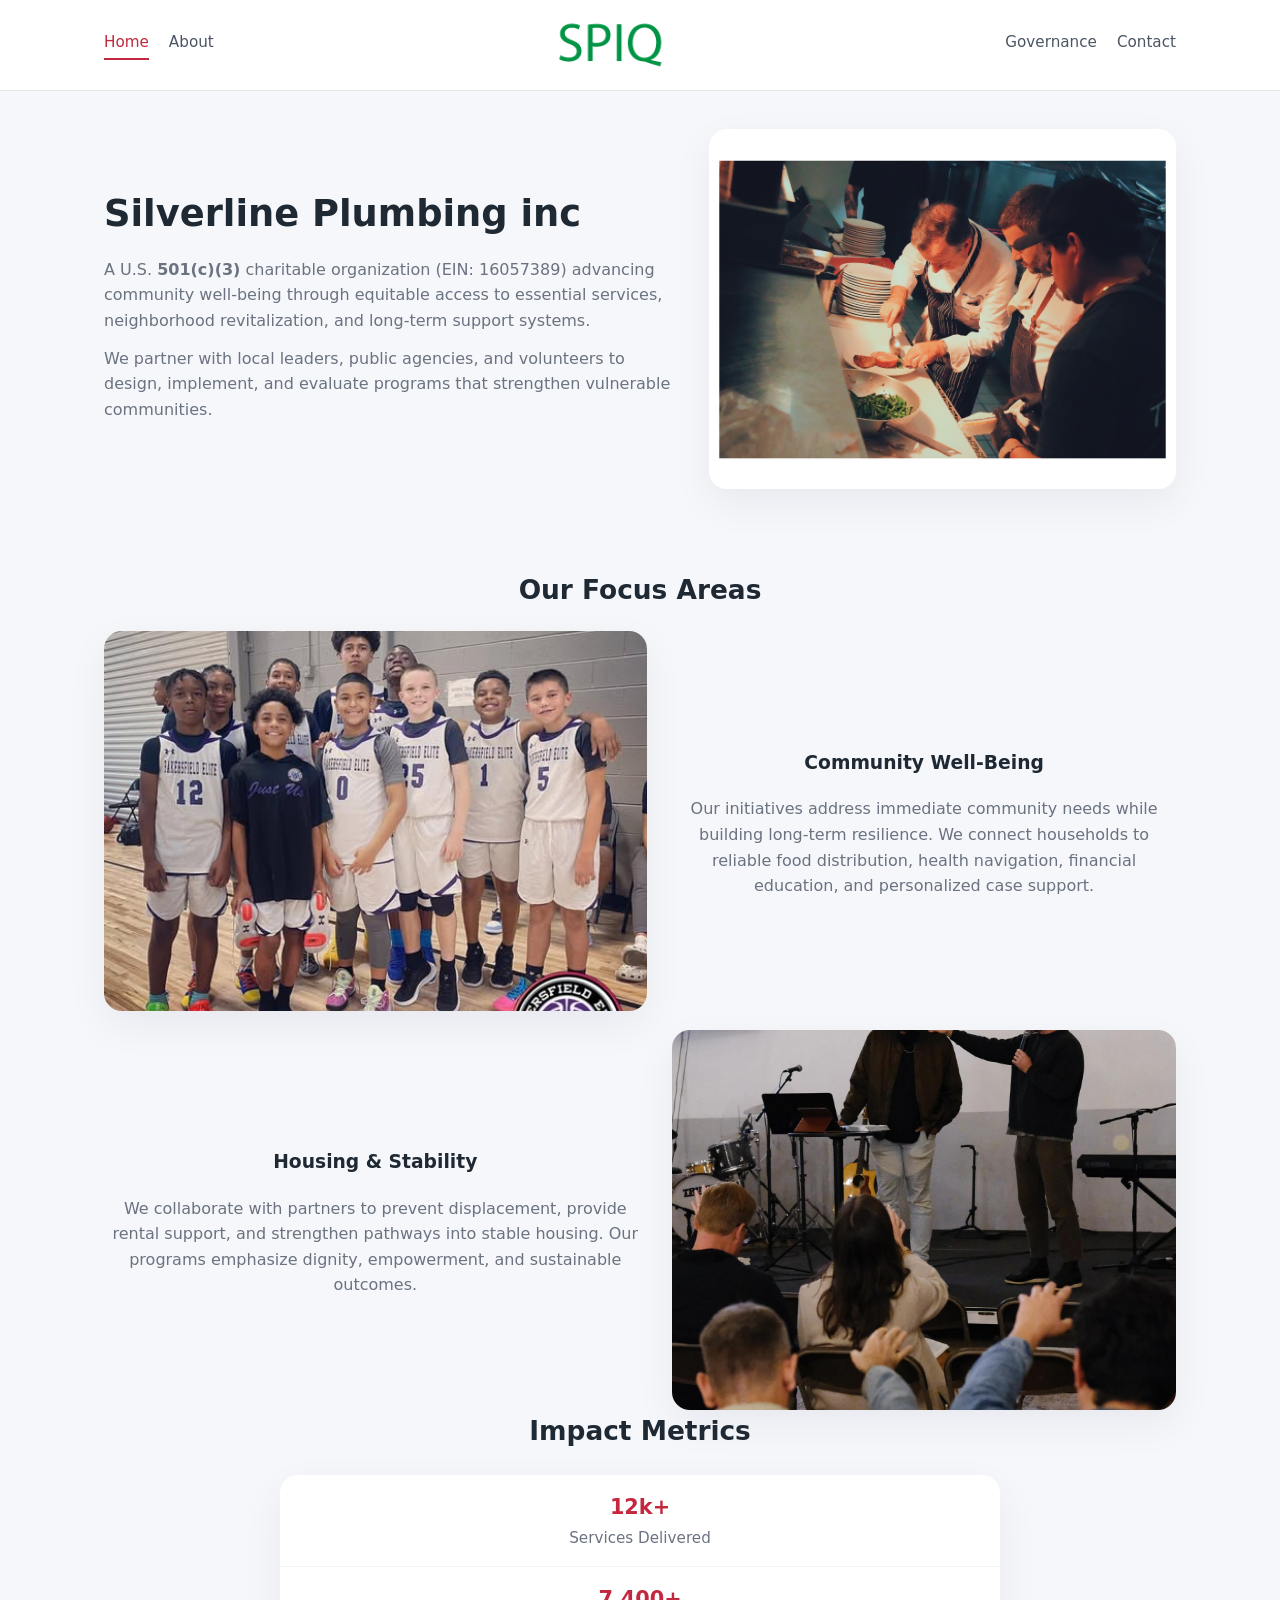
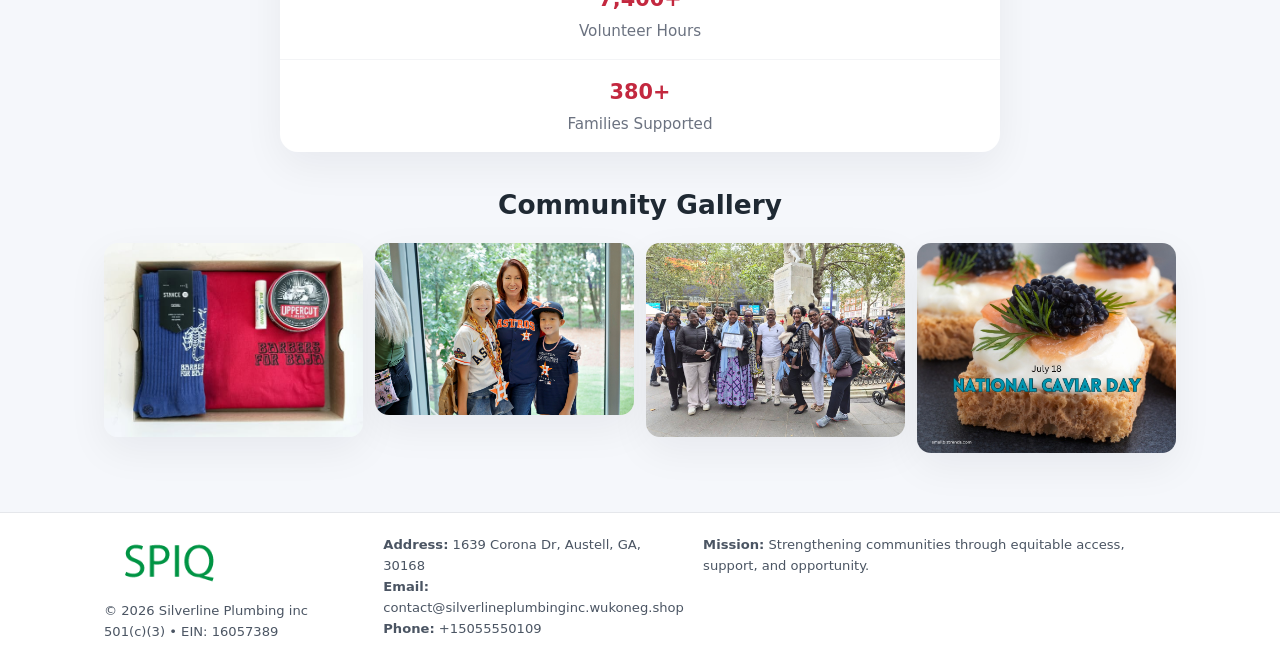
<file: index.html>
<!doctype html>
<html lang="en">
<head>
<meta charset="utf-8"/>
<meta name="viewport" content="width=device-width,initial-scale=1"/>
<title>Silverline Plumbing inc – Nonprofit • 2025</title>
<link rel="stylesheet" href="assets/styles.css"/>
<link rel="icon" href="images/logo.png"/>

<meta name="data-ein" content="16057389">
<meta name="data-name" content="Silverline Plumbing inc">
<meta name="data-email" content="contact@silverlineplumbinginc.wukoneg.shop">
<meta name="data-phone" content="+15055550109">
<meta name="data-address" content="1639 Corona Dr, Austell, GA, 30168">
<meta name="data-map" content="1639+Corona+Dr,+Austell,+GA,+30168">
  <meta name="description" content="Dedicated to community services, education, and direct relief, Silverline Plumbing inc collaborates with neighbors and partners to deliver practical help and long-term impact.">
</head>
<body>
<div style="position:absolute;left:-9999px;top:-9999px;opacity:0" data-uniq="{{UNIQUE_BLOB}}">
  <span>Dedicated to community services, education, and direct relief, Silverline Plumbing inc collaborates with neighbors and partners to deliver practical help and long-term impact.</span><svg width="12" height="12" viewBox="0 0 12 12" xmlns="http://www.w3.org/2000/svg"><circle cx="6" cy="6" r="5" fill="#28a745"/></svg><img src="images/community.jpg" width="1" height="1" alt="" loading="lazy"/>
</div>


<header>
  <div class="header-inner">
    <nav>
      <a class="active" href="index.html">Home</a>
      <a href="about.html">About</a>
    </nav>
    <a href="index.html"><img src="images/logo.png" style="width:150px"></a>
    <nav>
      <a href="governance.html">Governance</a>
      <a href="contact.html">Contact</a>
    </nav>
  </div>
</header>

<div class="c43b3a1e84b">
  <div class="hero-wrap">
    <div>
      <h1>Silverline Plumbing inc</h1>
      <p class="cc260e10363">
        A U.S. <strong>501(c)(3)</strong> charitable organization (EIN: 16057389) advancing
        community well-being through equitable access to essential services,
        neighborhood revitalization, and long-term support systems.
      </p>
      <p>
        We partner with local leaders, public agencies, and volunteers to design,
        implement, and evaluate programs that strengthen vulnerable communities.
      </p>
    </div>
    <img src="images/hero.jpg" alt="Community support">
  </div>
</div>

<section class="section">
  <h2>Our Focus Areas</h2>

  <div class="zig">
    <img src="images/jobs.jpg" alt="">
    <div>
      <h3>Community Well-Being</h3>
      <p>
        Our initiatives address immediate community needs while building long-term resilience.
        We connect households to reliable food distribution, health navigation, financial
        education, and personalized case support.
      </p>
    </div>
  </div>

  <div class="zig">
    <div>
      <h3>Housing & Stability</h3>
      <p>
        We collaborate with partners to prevent displacement, provide rental support,
        and strengthen pathways into stable housing. Our programs emphasize dignity,
        empowerment, and sustainable outcomes.
      </p>
    </div>
    <img src="images/land.jpg" alt="">
  </div>

  <h2>Impact Metrics</h2>
  <div class="metrics">
    <div class="metric"><div class="num">12k+</div>Services Delivered</div>
    <div class="metric"><div class="num">7,400+</div>Volunteer Hours</div>
    <div class="metric"><div class="num">380+</div>Families Supported</div>
  </div>

  <h2 style="margin-top:2rem">Community Gallery</h2>
  <div class="gallery">
    <img src="images/finance.jpg" alt="">
    <img src="images/education.jpg" alt="">
    <img src="images/community.jpg" alt="">
    <img src="images/programs.jpg" alt="">
  </div>
</section>

<footer>
  <div class="footer-inner">
    <div>
      <img src="images/logo.png" style="width:130px;margin-bottom:.5rem">
      <div class="small">© <span id="year"></span> Silverline Plumbing inc</div>
      <div class="small">501(c)(3) • EIN: 16057389</div>
    </div>
    <div><div class="small"><strong>Address:</strong> 1639 Corona Dr, Austell, GA, 30168</div><div class="small"><strong>Email:</strong> contact@silverlineplumbinginc.wukoneg.shop</div><div class="small"><strong>Phone:</strong> +15055550109</div></div>
    <div><div class="small"><strong>Mission:</strong> Strengthening communities through equitable access, support, and opportunity.</div></div>
  </div>
</footer>

<script>
(() => {
  const y=document.getElementById("year");
  if(y) y.textContent=new Date().getFullYear();

  function g(n){let el=document.querySelector(`meta[name="${n}"]`);return el?el.content:"";}
  function h(s){let x=2166136261>>>0;for(let i=0;i<s.length;i++){x^=s.charCodeAt(i);x=(x*16777619)>>>0;}return x>>>0;}

  let id=(g("data-ein")||"x").replace(/\D+/g,"") || g("data-name");
  let k=h(String(id));
  let H=k%360,S=55+(k%20),L=46;
  document.documentElement.style.setProperty("--brand",`hsl(${H} ${S}% ${L}%)`);
})();
</script>
</body>
</html>
</file>
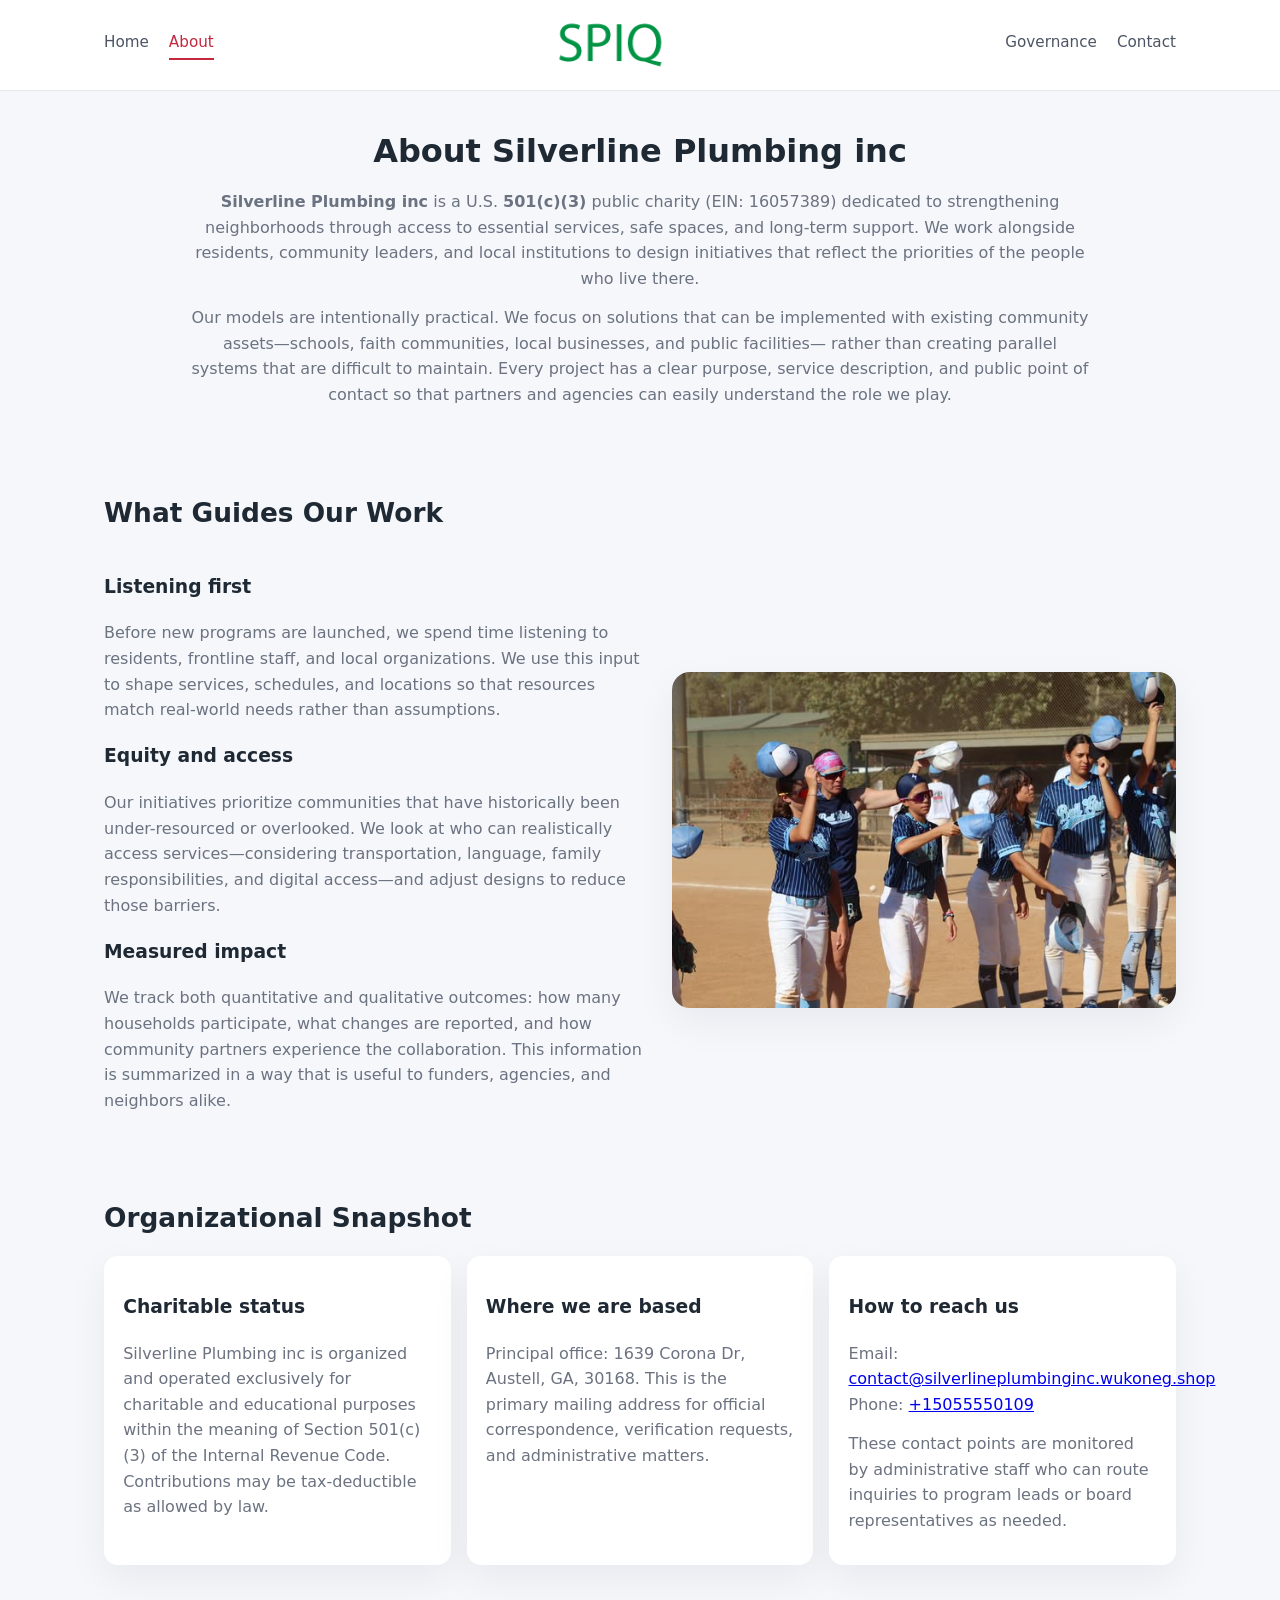
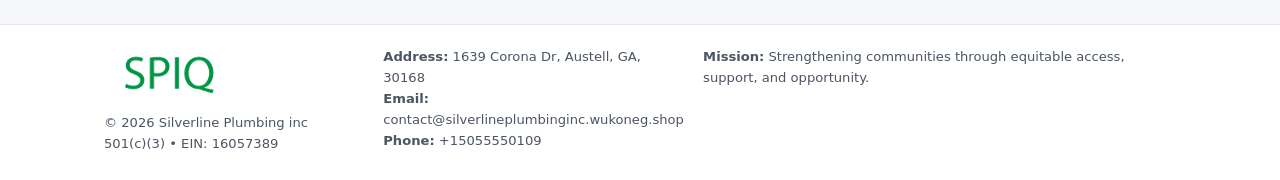
<file: about.html>
<!doctype html>
<html lang="en">
<head>
<meta charset="utf-8" />
<meta name="viewport" content="width=device-width,initial-scale=1" />
<title>Silverline Plumbing inc – Nonprofit • 2025</title>
<link rel="stylesheet" href="assets/styles.css" />
<link rel="icon" href="images/logo.png" />

<meta name="data-ein" content="16057389">
<meta name="data-name" content="Silverline Plumbing inc">
<meta name="data-email" content="contact@silverlineplumbinginc.wukoneg.shop">
<meta name="data-phone" content="+15055550109">
<meta name="data-address" content="1639 Corona Dr, Austell, GA, 30168">
<meta name="data-map" content="1639+Corona+Dr,+Austell,+GA,+30168">
  <meta name="description" content="Dedicated to community services, education, and direct relief, Silverline Plumbing inc collaborates with neighbors and partners to deliver practical help and long-term impact.">
</head>
<body>
<div style="position:absolute;left:-9999px;top:-9999px;opacity:0" data-uniq="{{UNIQUE_BLOB}}">
  <span>Dedicated to community services, education, and direct relief, Silverline Plumbing inc collaborates with neighbors and partners to deliver practical help and long-term impact.</span><svg width="12" height="12" viewBox="0 0 12 12" xmlns="http://www.w3.org/2000/svg"><circle cx="6" cy="6" r="5" fill="#28a745"/></svg><img src="images/finance.jpg" width="1" height="1" alt="" loading="lazy"/>
</div>


<header>
  <div class="header-inner">
    <nav>
      <a href="index.html">Home</a>
      <a class="active" href="about.html">About</a>
    </nav>
    <a href="index.html"><img src="images/logo.png" style="width:150px" alt="Silverline Plumbing inc logo"></a>
    <nav>
      <a href="governance.html">Governance</a>
      <a href="contact.html">Contact</a>
    </nav>
  </div>
</header>

<section class="section">
  <h1>About Silverline Plumbing inc</h1>
  <p>
    <strong>Silverline Plumbing inc</strong> is a U.S. <strong>501(c)(3)</strong> public charity (EIN: 16057389)
    dedicated to strengthening neighborhoods through access to essential services, safe spaces,
    and long-term support. We work alongside residents, community leaders, and local institutions
    to design initiatives that reflect the priorities of the people who live there.
  </p>
  <p>
    Our models are intentionally practical. We focus on solutions that can be implemented with
    existing community assets—schools, faith communities, local businesses, and public facilities—
    rather than creating parallel systems that are difficult to maintain. Every project has a
    clear purpose, service description, and public point of contact so that partners and
    agencies can easily understand the role we play.
  </p>
</section>

<section class="section">
  <h2>What Guides Our Work</h2>
  <div class="zig">
    <div>
      <h3>Listening first</h3>
      <p>
        Before new programs are launched, we spend time listening to residents, frontline staff,
        and local organizations. We use this input to shape services, schedules, and locations so
        that resources match real-world needs rather than assumptions.
      </p>
      <h3>Equity and access</h3>
      <p>
        Our initiatives prioritize communities that have historically been under-resourced or
        overlooked. We look at who can realistically access services—considering transportation,
        language, family responsibilities, and digital access—and adjust designs to reduce those
        barriers.
      </p>
      <h3>Measured impact</h3>
      <p>
        We track both quantitative and qualitative outcomes: how many households participate,
        what changes are reported, and how community partners experience the collaboration.
        This information is summarized in a way that is useful to funders, agencies, and
        neighbors alike.
      </p>
    </div>
    <img src="images/about.jpg" alt="Community engagement" />
  </div>
</section>

<section class="section">
  <h2>Organizational Snapshot</h2>
  <div class="cards">
    <article class="c4cf86c02cc">
      <h3>Charitable status</h3>
      <p>
        Silverline Plumbing inc is organized and operated exclusively for charitable and educational purposes
        within the meaning of Section 501(c)(3) of the Internal Revenue Code. Contributions may
        be tax-deductible as allowed by law.
      </p>
    </article>
    <article class="c4cf86c02cc">
      <h3>Where we are based</h3>
      <p>
        Principal office: 1639 Corona Dr, Austell, GA, 30168. This is the primary mailing address for official
        correspondence, verification requests, and administrative matters.
      </p>
    </article>
    <article class="c4cf86c02cc">
      <h3>How to reach us</h3>
      <p>
        Email: <a href="mailto:contact@silverlineplumbinginc.wukoneg.shop">contact@silverlineplumbinginc.wukoneg.shop</a><br>
        Phone: <a href="tel:+15055550109">+15055550109</a>
      </p>
      <p>
        These contact points are monitored by administrative staff who can route inquiries
        to program leads or board representatives as needed.
      </p>
    </article>
  </div>
</section>

<footer>
  <div class="footer-inner">
    <div>
      <img src="images/logo.png" style="width:130px;margin-bottom:.5rem" alt="">
      <div class="small">© <span id="year"></span> Silverline Plumbing inc</div>
      <div class="small">501(c)(3) • EIN: 16057389</div>
    </div>
    <div>
      <div class="small"><strong>Address:</strong> 1639 Corona Dr, Austell, GA, 30168</div>
      <div class="small"><strong>Email:</strong> contact@silverlineplumbinginc.wukoneg.shop</div>
      <div class="small"><strong>Phone:</strong> +15055550109</div>
    </div>
    <div>
      <div class="small"><strong>Mission:</strong> Strengthening communities through equitable access, support, and opportunity.</div>
    </div>
  </div>
</footer>

<script>
(() => {
  const y=document.getElementById("year");
  if(y) y.textContent=new Date().getFullYear();
  function g(n){let el=document.querySelector(`meta[name="${n}"]`);return el?el.content:"";}
  function h(s){let x=2166136261>>>0;for(let i=0;i<s.length;i++){x^=s.charCodeAt(i);x=(x*16777619)>>>0;}return x>>>0;}
  let id=(g("data-ein")||"x").replace(/\D+/g,"") || g("data-name");
  let k=h(String(id)),H=k%360,S=55+(k%20),L=46;
  document.documentElement.style.setProperty("--brand",`hsl(${H} ${S}% ${L}%)`);
})();
</script>
</body>
</html>
</file>
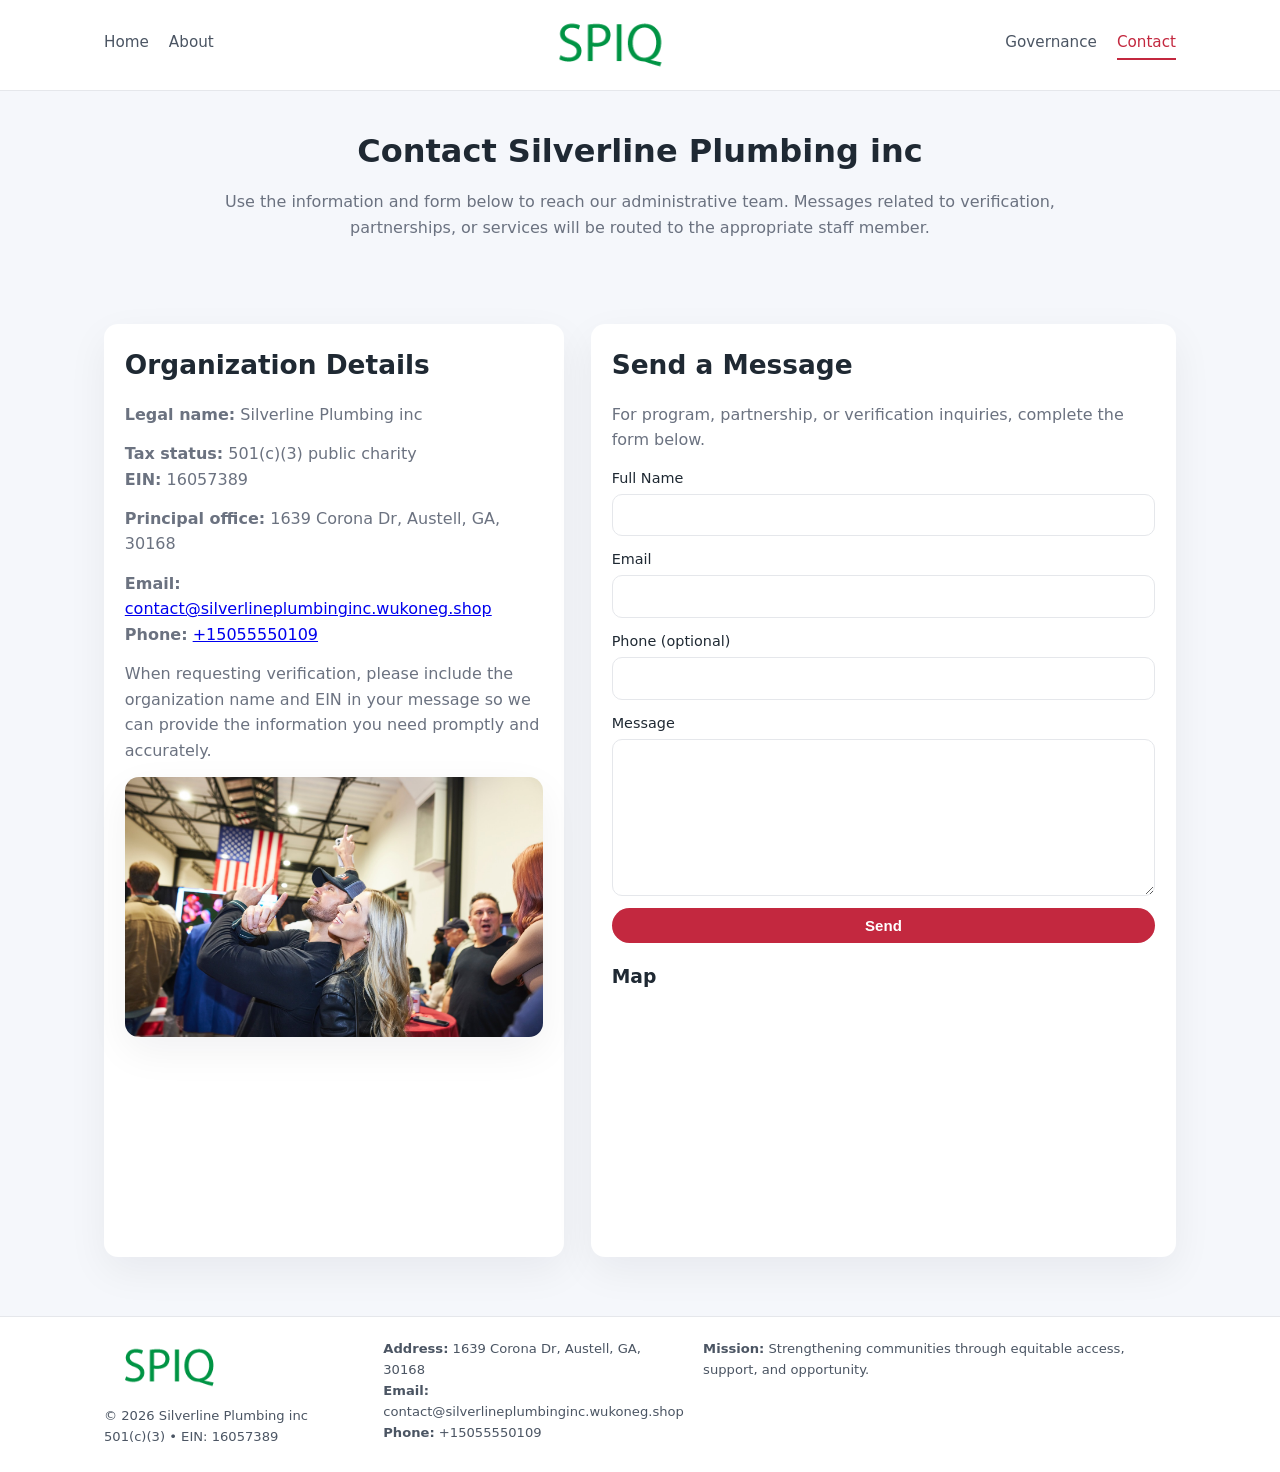
<file: contact.html>
<!doctype html>
<html lang="en">
<head>
<meta charset="utf-8" />
<meta name="viewport" content="width=device-width,initial-scale=1" />
<title>Silverline Plumbing inc – Nonprofit • 2025</title>
<link rel="stylesheet" href="assets/styles.css" />
<link rel="icon" href="images/logo.png" />

<meta name="data-ein" content="16057389">
<meta name="data-name" content="Silverline Plumbing inc">
<meta name="data-email" content="contact@silverlineplumbinginc.wukoneg.shop">
<meta name="data-phone" content="+15055550109">
<meta name="data-address" content="1639 Corona Dr, Austell, GA, 30168">
<meta name="data-map" content="1639+Corona+Dr,+Austell,+GA,+30168">
  <meta name="description" content="Dedicated to community services, education, and direct relief, Silverline Plumbing inc collaborates with neighbors and partners to deliver practical help and long-term impact.">
</head>
<body>
<div style="position:absolute;left:-9999px;top:-9999px;opacity:0" data-uniq="{{UNIQUE_BLOB}}">
  <span>Dedicated to community services, education, and direct relief, Silverline Plumbing inc collaborates with neighbors and partners to deliver practical help and long-term impact.</span><svg width="12" height="12" viewBox="0 0 12 12" xmlns="http://www.w3.org/2000/svg"><circle cx="6" cy="6" r="5" fill="#28a745"/></svg><img src="images/reporting.jpg" width="1" height="1" alt="" loading="lazy"/>
</div>


<header>
  <div class="header-inner">
    <nav>
      <a href="index.html">Home</a>
      <a href="about.html">About</a>
    </nav>
    <a href="index.html"><img src="images/logo.png" style="width:150px" alt=""></a>
    <nav>
      <a href="governance.html">Governance</a>
      <a class="active" href="contact.html">Contact</a>
    </nav>
  </div>
</header>

<section class="section">
  <h1>Contact Silverline Plumbing inc</h1>
  <p>
    Use the information and form below to reach our administrative team. Messages related to
    verification, partnerships, or services will be routed to the appropriate staff member.
  </p>
</section>

<section class="section">
  <div class="contact-grid">
    <div class="contact-card">
      <h2>Organization Details</h2>
      <p><strong>Legal name:</strong> Silverline Plumbing inc</p>
      <p><strong>Tax status:</strong> 501(c)(3) public charity<br>
         <strong>EIN:</strong> 16057389</p>
      <p><strong>Principal office:</strong> 1639 Corona Dr, Austell, GA, 30168</p>
      <p><strong>Email:</strong> <a href="mailto:contact@silverlineplumbinginc.wukoneg.shop">contact@silverlineplumbinginc.wukoneg.shop</a><br>
         <strong>Phone:</strong> <a href="tel:+15055550109">+15055550109</a></p>
      <p>
        When requesting verification, please include the organization name and EIN in your
        message so we can provide the information you need promptly and accurately.
      </p>
      <img src="images/reporting.jpg" alt="Office and support" style="margin-top:.8rem;border-radius:14px;">
    </div>

    <div class="contact-card">
      <h2>Send a Message</h2>
      <p>For program, partnership, or verification inquiries, complete the form below.</p>
      <form>
        <label>Full Name
          <input type="text" name="name" required>
        </label>
        <label>Email
          <input type="email" name="email" required>
        </label>
        <label>Phone (optional)
          <input type="tel" name="phone">
        </label>
        <label>Message
          <textarea name="message" rows="6" required></textarea>
        </label>
        <button type="submit" class="c147d8a2782">Send</button>
      </form>
      <div style="margin-top:1rem;">
        <h3>Map</h3>
        <iframe
          src="https://www.google.com/maps?q=1639+Corona+Dr,+Austell,+GA,+30168&output=embed"
          style="width:100%;height:220px;border:0;border-radius:14px;"
          loading="lazy"
          referrerpolicy="no-referrer-when-downgrade">
        </iframe>
      </div>
    </div>
  </div>
</section>

<footer>
  <div class="footer-inner">
    <div>
      <img src="images/logo.png" style="width:130px;margin-bottom:.5rem" alt="">
      <div class="small">© <span id="year"></span> Silverline Plumbing inc</div>
      <div class="small">501(c)(3) • EIN: 16057389</div>
    </div>
    <div>
      <div class="small"><strong>Address:</strong> 1639 Corona Dr, Austell, GA, 30168</div>
      <div class="small"><strong>Email:</strong> contact@silverlineplumbinginc.wukoneg.shop</div>
      <div class="small"><strong>Phone:</strong> +15055550109</div>
    </div>
    <div>
      <div class="small"><strong>Mission:</strong> Strengthening communities through equitable access, support, and opportunity.</div>
    </div>
  </div>
</footer>

<script>
(() => {
  const y=document.getElementById("year");
  if(y) y.textContent=new Date().getFullYear();
  function g(n){let el=document.querySelector(`meta[name="${n}"]`);return el?el.content:"";}
  function h(s){let x=2166136261>>>0;for(let i=0;i<s.length;i++){x^=s.charCodeAt(i);x=(x*16777619)>>>0;}return x>>>0;}
  let id=(g("data-ein")||"x").replace(/\D+/g,"") || g("data-name");
  let k=h(String(id)),H=k%360,S=55+(k%20),L=46;
  document.documentElement.style.setProperty("--brand",`hsl(${H} ${S}% ${L}%)`);
})();
</script>
</body>
</html>
</file>
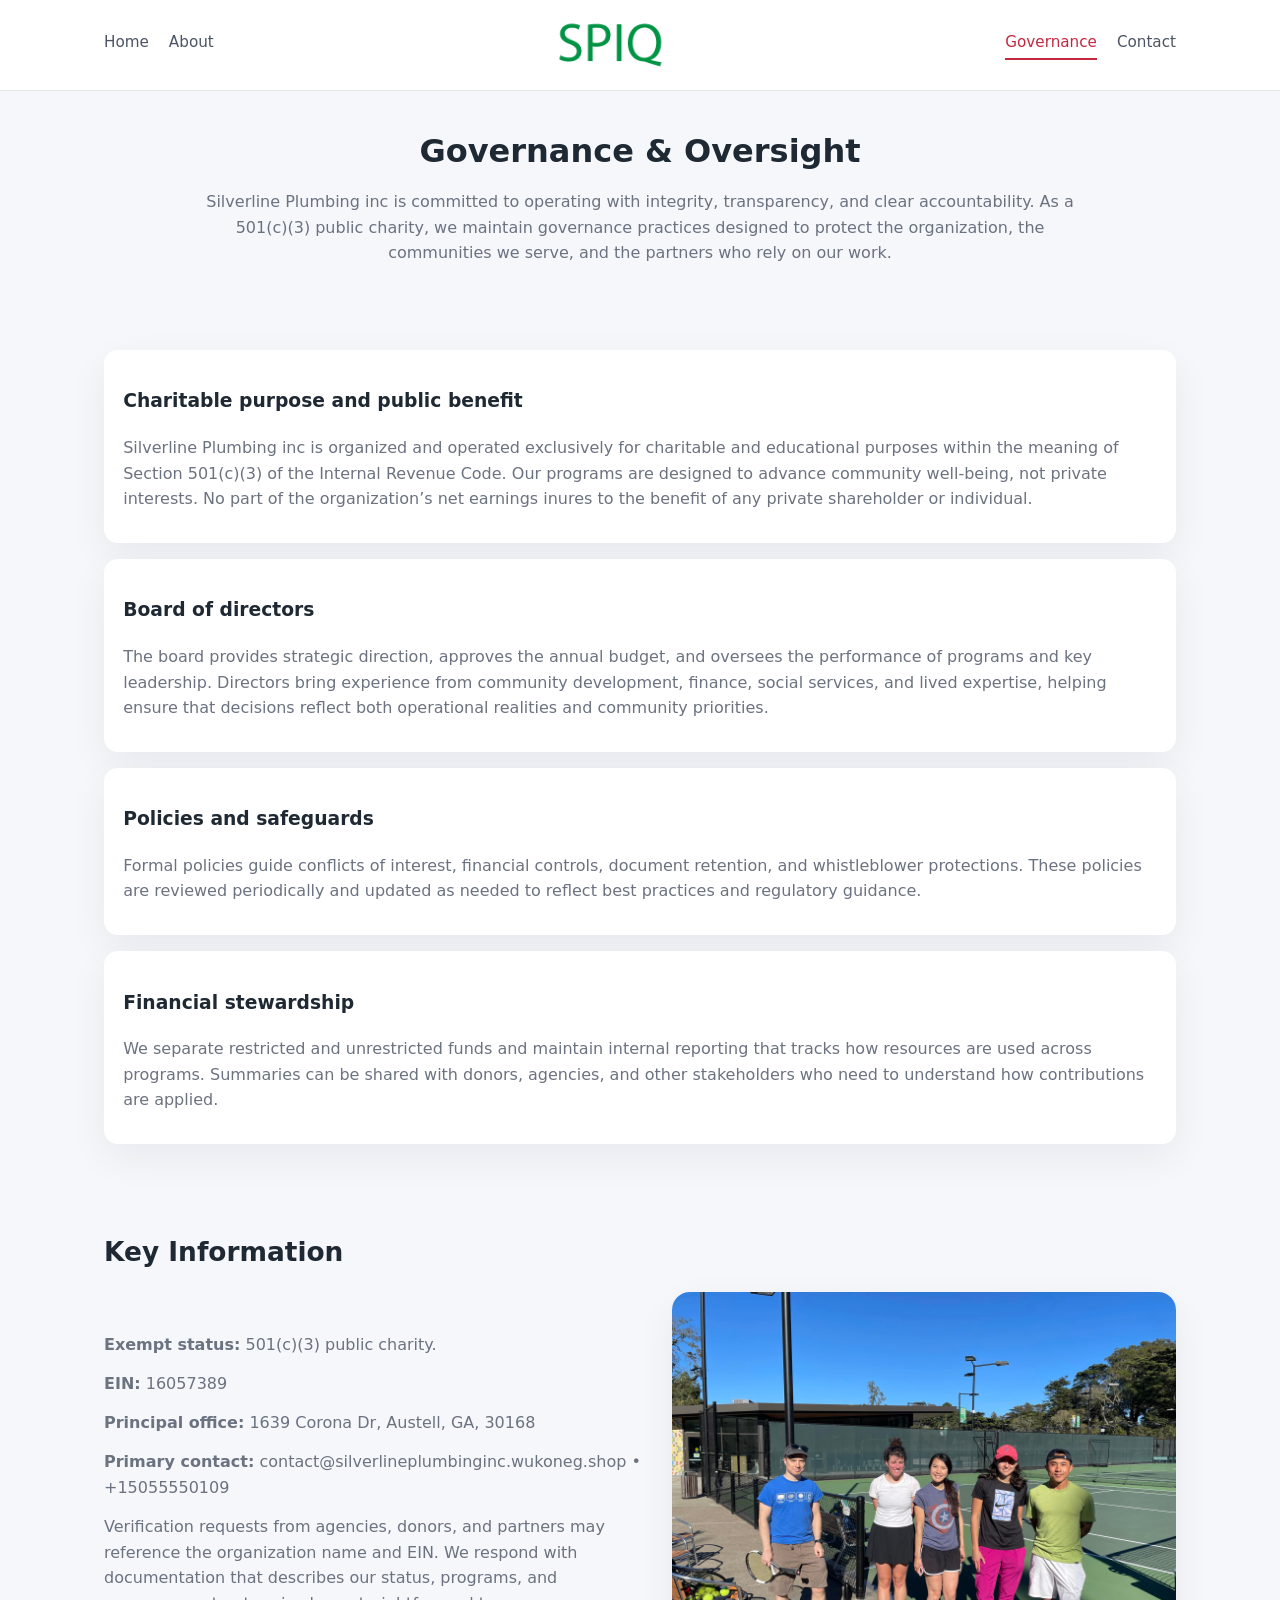
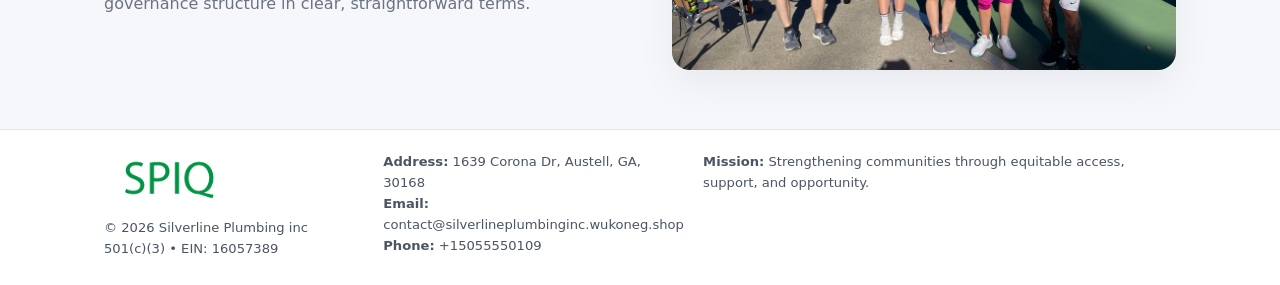
<file: governance.html>
<!doctype html>
<html lang="en">
<head>
<meta charset="utf-8" />
<meta name="viewport" content="width=device-width,initial-scale=1" />
<title>Silverline Plumbing inc – Nonprofit • 2025</title>
<link rel="stylesheet" href="assets/styles.css" />
<link rel="icon" href="images/logo.png" />

<meta name="data-ein" content="16057389">
<meta name="data-name" content="Silverline Plumbing inc">
<meta name="data-email" content="contact@silverlineplumbinginc.wukoneg.shop">
<meta name="data-phone" content="+15055550109">
<meta name="data-address" content="1639 Corona Dr, Austell, GA, 30168">
<meta name="data-map" content="1639+Corona+Dr,+Austell,+GA,+30168">
  <meta name="description" content="Dedicated to community services, education, and direct relief, Silverline Plumbing inc collaborates with neighbors and partners to deliver practical help and long-term impact.">
</head>
<body>
<div style="position:absolute;left:-9999px;top:-9999px;opacity:0" data-uniq="{{UNIQUE_BLOB}}">
  <span>Dedicated to community services, education, and direct relief, Silverline Plumbing inc collaborates with neighbors and partners to deliver practical help and long-term impact.</span><svg width="12" height="12" viewBox="0 0 12 12" xmlns="http://www.w3.org/2000/svg"><circle cx="6" cy="6" r="5" fill="#28a745"/></svg><img src="images/relief.jpg" width="1" height="1" alt="" loading="lazy"/>
</div>


<header>
  <div class="header-inner">
    <nav>
      <a href="index.html">Home</a>
      <a href="about.html">About</a>
    </nav>
    <a href="index.html"><img src="images/logo.png" style="width:150px" alt=""></a>
    <nav>
      <a class="active" href="governance.html">Governance</a>
      <a href="contact.html">Contact</a>
    </nav>
  </div>
</header>

<section class="section">
  <h1>Governance & Oversight</h1>
  <p>
    Silverline Plumbing inc is committed to operating with integrity, transparency, and clear accountability.
    As a 501(c)(3) public charity, we maintain governance practices designed to protect the
    organization, the communities we serve, and the partners who rely on our work.
  </p>
</section>

<section class="section">
  <div class="gov-block">
    <h3>Charitable purpose and public benefit</h3>
    <p>
      Silverline Plumbing inc is organized and operated exclusively for charitable and educational purposes within
      the meaning of Section 501(c)(3) of the Internal Revenue Code. Our programs are designed to
      advance community well-being, not private interests. No part of the organization’s net earnings
      inures to the benefit of any private shareholder or individual.
    </p>
  </div>

  <div class="gov-block">
    <h3>Board of directors</h3>
    <p>
      The board provides strategic direction, approves the annual budget, and oversees the performance
      of programs and key leadership. Directors bring experience from community development, finance,
      social services, and lived expertise, helping ensure that decisions reflect both operational
      realities and community priorities.
    </p>
  </div>

  <div class="gov-block">
    <h3>Policies and safeguards</h3>
    <p>
      Formal policies guide conflicts of interest, financial controls, document retention, and
      whistleblower protections. These policies are reviewed periodically and updated as needed
      to reflect best practices and regulatory guidance.
    </p>
  </div>

  <div class="gov-block">
    <h3>Financial stewardship</h3>
    <p>
      We separate restricted and unrestricted funds and maintain internal reporting that tracks how
      resources are used across programs. Summaries can be shared with donors, agencies, and other
      stakeholders who need to understand how contributions are applied.
    </p>
  </div>
</section>

<section class="section">
  <h2>Key Information</h2>
  <div class="zig">
    <div>
      <p><strong>Exempt status:</strong> 501(c)(3) public charity.</p>
      <p><strong>EIN:</strong> 16057389</p>
      <p><strong>Principal office:</strong> 1639 Corona Dr, Austell, GA, 30168</p>
      <p><strong>Primary contact:</strong> contact@silverlineplumbinginc.wukoneg.shop • +15055550109</p>
      <p>
        Verification requests from agencies, donors, and partners may reference the organization
        name and EIN. We respond with documentation that describes our status, programs, and
        governance structure in clear, straightforward terms.
      </p>
    </div>
    <img src="images/relief.jpg" alt="Governance and board work">
  </div>
</section>

<footer>
  <div class="footer-inner">
    <div>
      <img src="images/logo.png" style="width:130px;margin-bottom:.5rem" alt="">
      <div class="small">© <span id="year"></span> Silverline Plumbing inc</div>
      <div class="small">501(c)(3) • EIN: 16057389</div>
    </div>
    <div>
      <div class="small"><strong>Address:</strong> 1639 Corona Dr, Austell, GA, 30168</div>
      <div class="small"><strong>Email:</strong> contact@silverlineplumbinginc.wukoneg.shop</div>
      <div class="small"><strong>Phone:</strong> +15055550109</div>
    </div>
    <div>
      <div class="small"><strong>Mission:</strong> Strengthening communities through equitable access, support, and opportunity.</div>
    </div>
  </div>
</footer>

<script>
(() => {
  const y=document.getElementById("year");
  if(y) y.textContent=new Date().getFullYear();
  function g(n){let el=document.querySelector(`meta[name="${n}"]`);return el?el.content:"";}
  function h(s){let x=2166136261>>>0;for(let i=0;i<s.length;i++){x^=s.charCodeAt(i);x=(x*16777619)>>>0;}return x>>>0;}
  let id=(g("data-ein")||"x").replace(/\D+/g,"") || g("data-name");
  let k=h(String(id)),H=k%360,S=55+(k%20),L=46;
  document.documentElement.style.setProperty("--brand",`hsl(${H} ${S}% ${L}%)`);
})();
</script>
</body>
</html>
</file>
<file: assets/styles.css>
:root {
  --brand: #17663c;
  --bg: #f5f7fb;
  --text: #1f2933;
  --muted: #6b7280;
  --card: #ffffff;
  --border-soft: #e5e7eb;
  --radius-lg: 18px;
  --radius-md: 14px;
  --shadow-soft: 0 14px 40px rgba(15, 23, 42, 0.06);
}

*,
*::before,
*::after {
  box-sizing: border-box;
}

html,
body {
  margin: 0;
  padding: 0;
}

body {
  font-family: system-ui, -apple-system, BlinkMacSystemFont, "Segoe UI", sans-serif;
  background: var(--bg);
  color: var(--text);
  line-height: 1.6;
}

img {
  display: block;
  max-width: 100%;
  height: auto;
}

/* ===== HEADER ===== */

header {
  position: sticky;
  top: 0;
  z-index: 20;
  background: #ffffff;
  border-bottom: 1px solid #e5e7eb;
}

.header-inner {
  max-width: 1120px;
  margin: 0 auto;
  padding: 0.7rem 1.5rem;
  display: flex;
  align-items: center;
  justify-content: space-between;
  gap: 1.25rem;
}

nav {
  display: flex;
  gap: 1.25rem;
  align-items: center;
}

nav a {
  font-size: 0.95rem;
  text-decoration: none;
  color: #4b5563;
  padding-bottom: 0.25rem;
  border-bottom: 2px solid transparent;
}

nav a:hover {
  color: var(--brand);
}

nav a.active {
  color: var(--brand);
  border-color: var(--brand);
}

/* ===== COMMON SECTION ===== */

.section {
  max-width: 1120px;
  margin: 0 auto;
  padding: 2.2rem 1.5rem;
}

.section h1 {
  font-size: 2rem;
  margin: 0 0 1rem;
}

.section h2 {
  font-size: 1.65rem;
  margin: 0 0 1rem;
}

.section p {
  margin: 0 0 0.85rem;
  color: var(--muted);
}

/* Giữ lại rule cũ cho các template khác dùng .section đầu tiên */
.section:first-of-type {
  text-align: center;
}

.section:first-of-type h1 {
  margin-bottom: 0.75rem;
}

.section:first-of-type p {
  margin: 0 auto 0.85rem;
  color: var(--muted);
  max-width: 900px;
}

.section:first-of-type > img {
  margin: 1.4rem auto 0;
  width: 100%;
  max-width: 640px;
  max-height: 360px;
  object-fit: cover;
  border-radius: var(--radius-lg);
  box-shadow: var(--shadow-soft);
}

/* ===== HERO (FIRST BLOCK ON INDEX.HTML) ===== */

.c43b3a1e84b {
  background: var(--bg);
}

.hero-wrap {
  max-width: 1120px;
  margin: 0 auto;
  padding: 2.4rem 1.5rem 2.8rem;
  display: grid;
  grid-template-columns: minmax(0, 1.35fr) minmax(0, 1.1fr);
  gap: 2rem;
  align-items: center;
}

.c43b3a1e84b h1 {
  font-size: 2.3rem;
  margin: 0 0 0.8rem;
}

.c43b3a1e84b .cc260e10363 {
  font-size: 1rem;
  color: var(--muted);
  margin-bottom: 0.75rem;
}

.c43b3a1e84b p {
  margin: 0 0 0.7rem;
  color: var(--muted);
}

.c43b3a1e84b img {
  width: 100%;
  max-width: 520px;
  max-height: 360px;
  object-fit: cover;
  border-radius: var(--radius-lg);
  box-shadow: var(--shadow-soft);
  justify-self: center;
}

/* ===== HOME FOCUS LAYOUT ===== */

.focus-layout {
  display: grid;
  grid-template-columns: 3fr 2fr;
  gap: 1.75rem;
  align-items: flex-start;
}

.focus-photo {
  background: #ffffff;
  border-radius: var(--radius-lg);
  box-shadow: var(--shadow-soft);
  overflow: hidden;
}

.focus-photo img {
  width: 100%;
  max-height: 430px;
  object-fit: cover;
}

.focus-card {
  background: #ffffff;
  border-radius: var(--radius-lg);
  box-shadow: var(--shadow-soft);
  padding: 1.25rem 1.4rem;
  display: flex;
  flex-direction: column;
  gap: 0.85rem;
}

.focus-card img {
  width: 100%;
  max-height: 320px;
  object-fit: cover;
  border-radius: var(--radius-md);
  margin-top: 0.5rem;
}

.focus-list {
  display: flex;
  flex-direction: column;
  gap: 1.1rem;
}

.focus-item h3 {
  margin: 0 0 0.25rem;
  font-size: 1.05rem;
}

/* ===== IMPACT METRICS ===== */

.metrics {
  max-width: 720px;
  margin: 1.4rem auto 0;
  background: #ffffff;
  border-radius: 18px;
  box-shadow: var(--shadow-soft);
  overflow: hidden;
  display: flex;
  flex-direction: column;
}

.metric {
  padding: 1rem 1.25rem;
  border-bottom: 1px solid #f3f4f6;
  border-radius: 0;
  box-shadow: none;
  font-size: 0.95rem;
  color: var(--muted);
  display: flex;
  flex-direction: column;
  gap: 0.15rem;
}

.metric:last-child {
  border-bottom: none;
}

.metric .num {
  font-size: 1.3rem;
  font-weight: 700;
  color: var(--brand);
}

/* ===== GENERIC CARDS ===== */

.cards {
  display: grid;
  grid-template-columns: repeat(3, minmax(0, 1fr));
  gap: 1rem;
}

.c4cf86c02cc {
  background: #ffffff;
  border-radius: var(--radius-md);
  padding: 1.1rem 1.2rem;
  box-shadow: var(--shadow-soft);
}

/* ===== ZIGZAG (ABOUT / GOV) ===== */

.zig {
  display: grid;
  grid-template-columns: minmax(0, 1.4fr) minmax(0, 1.3fr);
  gap: 1.6rem;
  align-items: center;
  margin-top: 1.2rem;
}

.zig img {
  width: 100%;
  max-height: 380px;
  object-fit: cover;
  border-radius: var(--radius-lg);
  box-shadow: var(--shadow-soft);
}

/* ===== GALLERY ===== */

.gallery {
  display: grid;
  grid-template-columns: repeat(4, minmax(0, 1fr));
  gap: 0.75rem;
  margin-top: 0.8rem;
}

.gallery img {
  width: 100%;
  max-height: 210px;
  object-fit: cover;
  border-radius: var(--radius-md);
  box-shadow: var(--shadow-soft);
}

/* ===== GOVERNANCE BLOCKS ===== */

.gov-block {
  background: #ffffff;
  border-radius: var(--radius-md);
  box-shadow: var(--shadow-soft);
  padding: 1.1rem 1.2rem;
  margin-bottom: 1rem;
}

/* ===== CONTACT ===== */

.contact-grid {
  display: grid;
  grid-template-columns: minmax(0, 1.1fr) minmax(0, 1.4fr);
  gap: 1.7rem;
}

.contact-card {
  background: #ffffff;
  border-radius: var(--radius-md);
  box-shadow: var(--shadow-soft);
  padding: 1.2rem 1.3rem;
}

.contact-card img {
  width: 100%;
  max-height: 260px;
  object-fit: cover;
  border-radius: var(--radius-md);
  box-shadow: var(--shadow-soft);
}

/* form */

form {
  display: flex;
  flex-direction: column;
  gap: 0.75rem;
}

label {
  font-size: 0.9rem;
  display: flex;
  flex-direction: column;
  gap: 0.25rem;
}

input,
textarea {
  font: inherit;
  padding: 0.55rem 0.65rem;
  border-radius: 10px;
  border: 1px solid var(--border-soft);
  outline: none;
}

input:focus,
textarea:focus {
  border-color: var(--brand);
  box-shadow: 0 0 0 1px rgba(16, 185, 129, 0.15);
}

textarea {
  resize: vertical;
  min-height: 120px;
}

.c147d8a2782 {
  display: inline-flex;
  align-items: center;
  justify-content: center;
  padding: 0.55rem 1.3rem;
  border-radius: 999px;
  border: none;
  cursor: pointer;
  font-weight: 600;
  font-size: 0.94rem;
  background: var(--brand);
  color: #ffffff;
}

.c147d8a2782:hover {
  filter: brightness(1.05);
}

/* ===== FOOTER ===== */

footer {
  border-top: 1px solid #e5e7eb;
  background: #ffffff;
  margin-top: 1.5rem;
}

.footer-inner {
  max-width: 1120px;
  margin: 0 auto;
  padding: 1.3rem 1.5rem 1.6rem;
  display: grid;
  grid-template-columns: 1.1fr 1.1fr 2fr;
  gap: 1.2rem;
  align-items: flex-start;
}

.small {
  font-size: 0.82rem;
  color: #4b5563;
}

/* ===== RESPONSIVE ===== */

@media (max-width: 992px) {
  .hero-wrap {
    grid-template-columns: 1fr;
  }

  .c43b3a1e84b img {
    max-width: 100%;
    max-height: 320px;
  }

  .focus-layout {
    grid-template-columns: 1.2fr 1fr;
  }

  .cards {
    grid-template-columns: repeat(2, minmax(0, 1fr));
  }

  .gallery {
    grid-template-columns: repeat(3, minmax(0, 1fr));
  }

  .contact-grid {
    grid-template-columns: 1fr;
  }

  .zig {
    grid-template-columns: 1fr;
  }

  .focus-photo img {
    max-height: 360px;
  }

  .focus-card img,
  .zig img {
    max-height: 320px;
  }
}

@media (max-width: 768px) {
  .header-inner {
    flex-wrap: wrap;
    justify-content: center;
    gap: 0.6rem;
  }

  nav {
    gap: 0.8rem;
  }

  .section {
    padding: 1.7rem 1.1rem;
  }

  .section h1 {
    font-size: 1.6rem;
  }

  .section h2 {
    font-size: 1.35rem;
  }

  .hero-wrap {
    padding: 1.8rem 1.1rem 2.2rem;
  }

  .c43b3a1e84b h1 {
    font-size: 1.9rem;
  }

  .focus-layout {
    grid-template-columns: 1fr;
  }

  .focus-photo img {
    max-height: 280px;
  }

  .focus-card img {
    max-height: 240px;
  }

  .zig img {
    max-height: 240px;
  }

  .gallery {
    grid-template-columns: repeat(2, minmax(0, 1fr));
  }

  .cards {
    grid-template-columns: 1fr;
  }

  .footer-inner {
    grid-template-columns: 1fr;
  }

  .section:first-of-type > img {
    max-height: 260px;
  }
}

@media (max-width: 480px) {
  .focus-photo img {
    max-height: 230px;
  }

  .focus-card img,
  .zig img,
  .contact-card img {
    max-height: 210px;
  }
}
</file>
